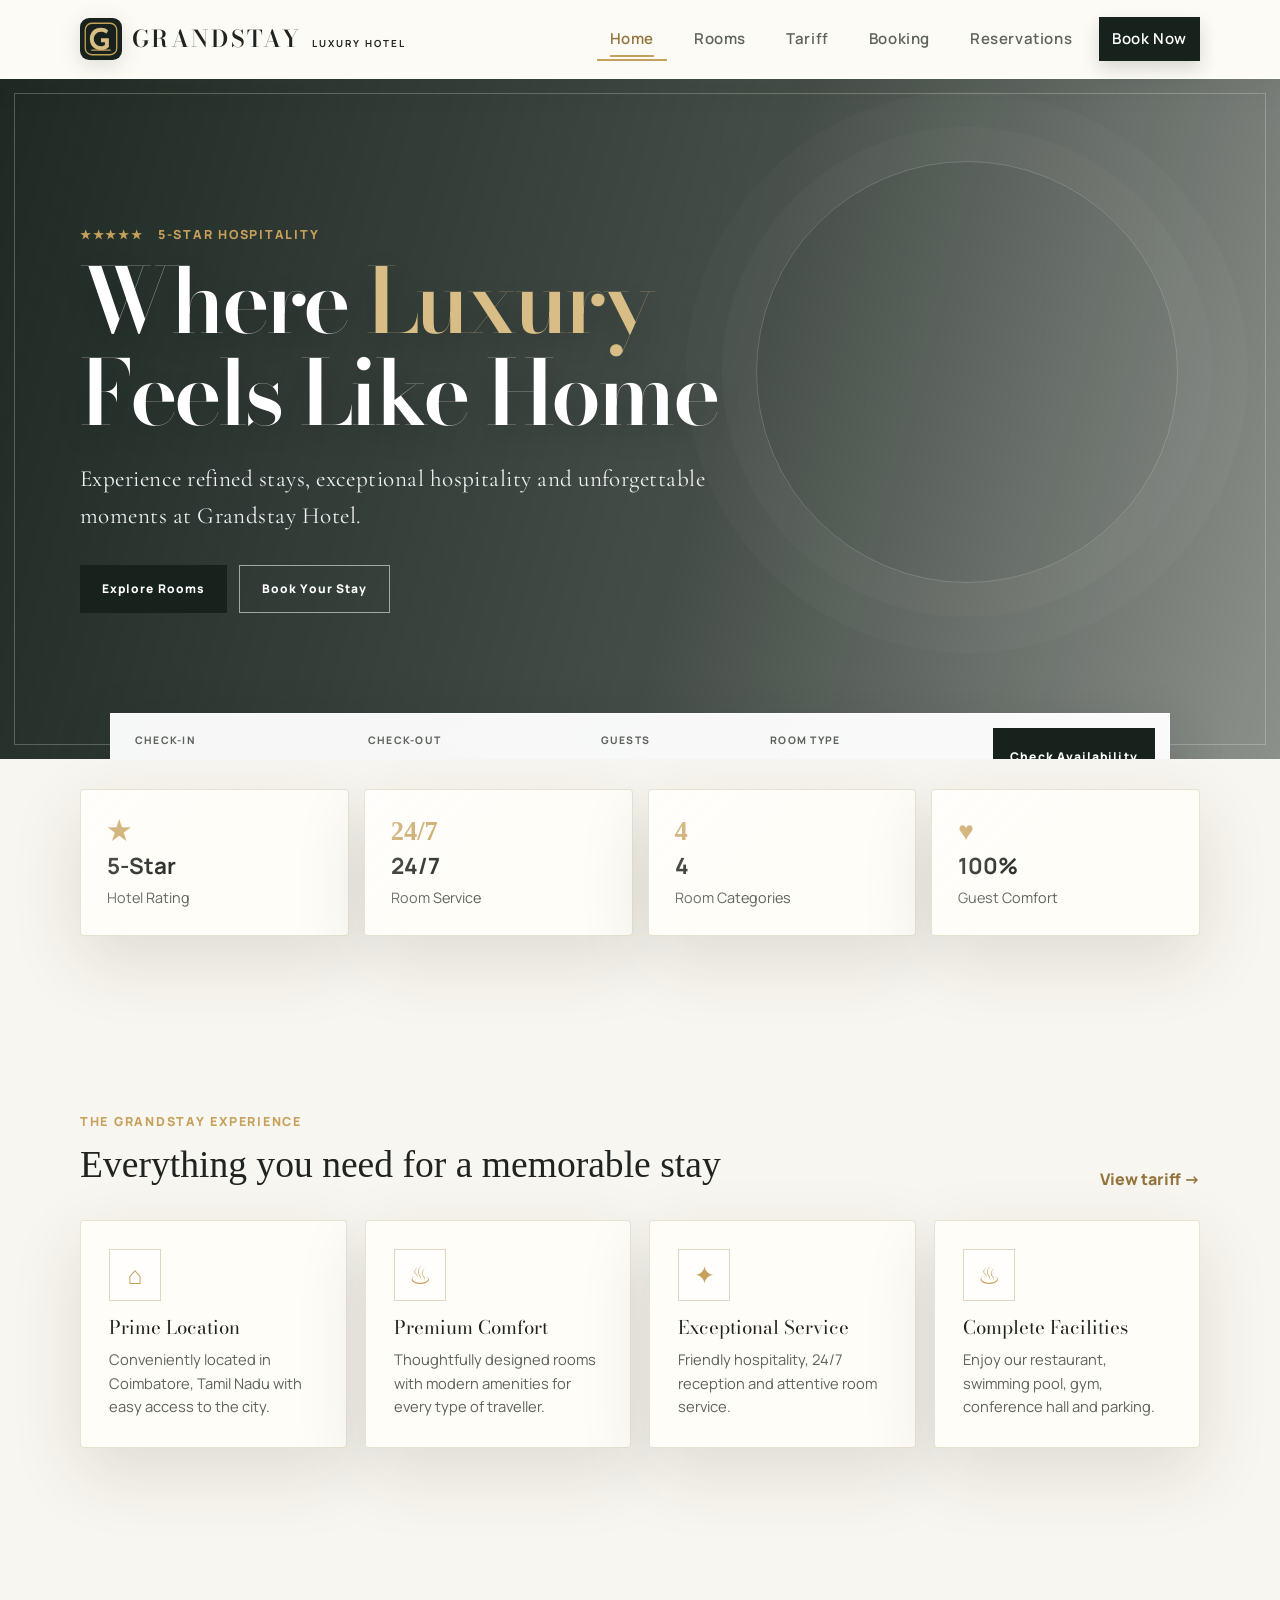
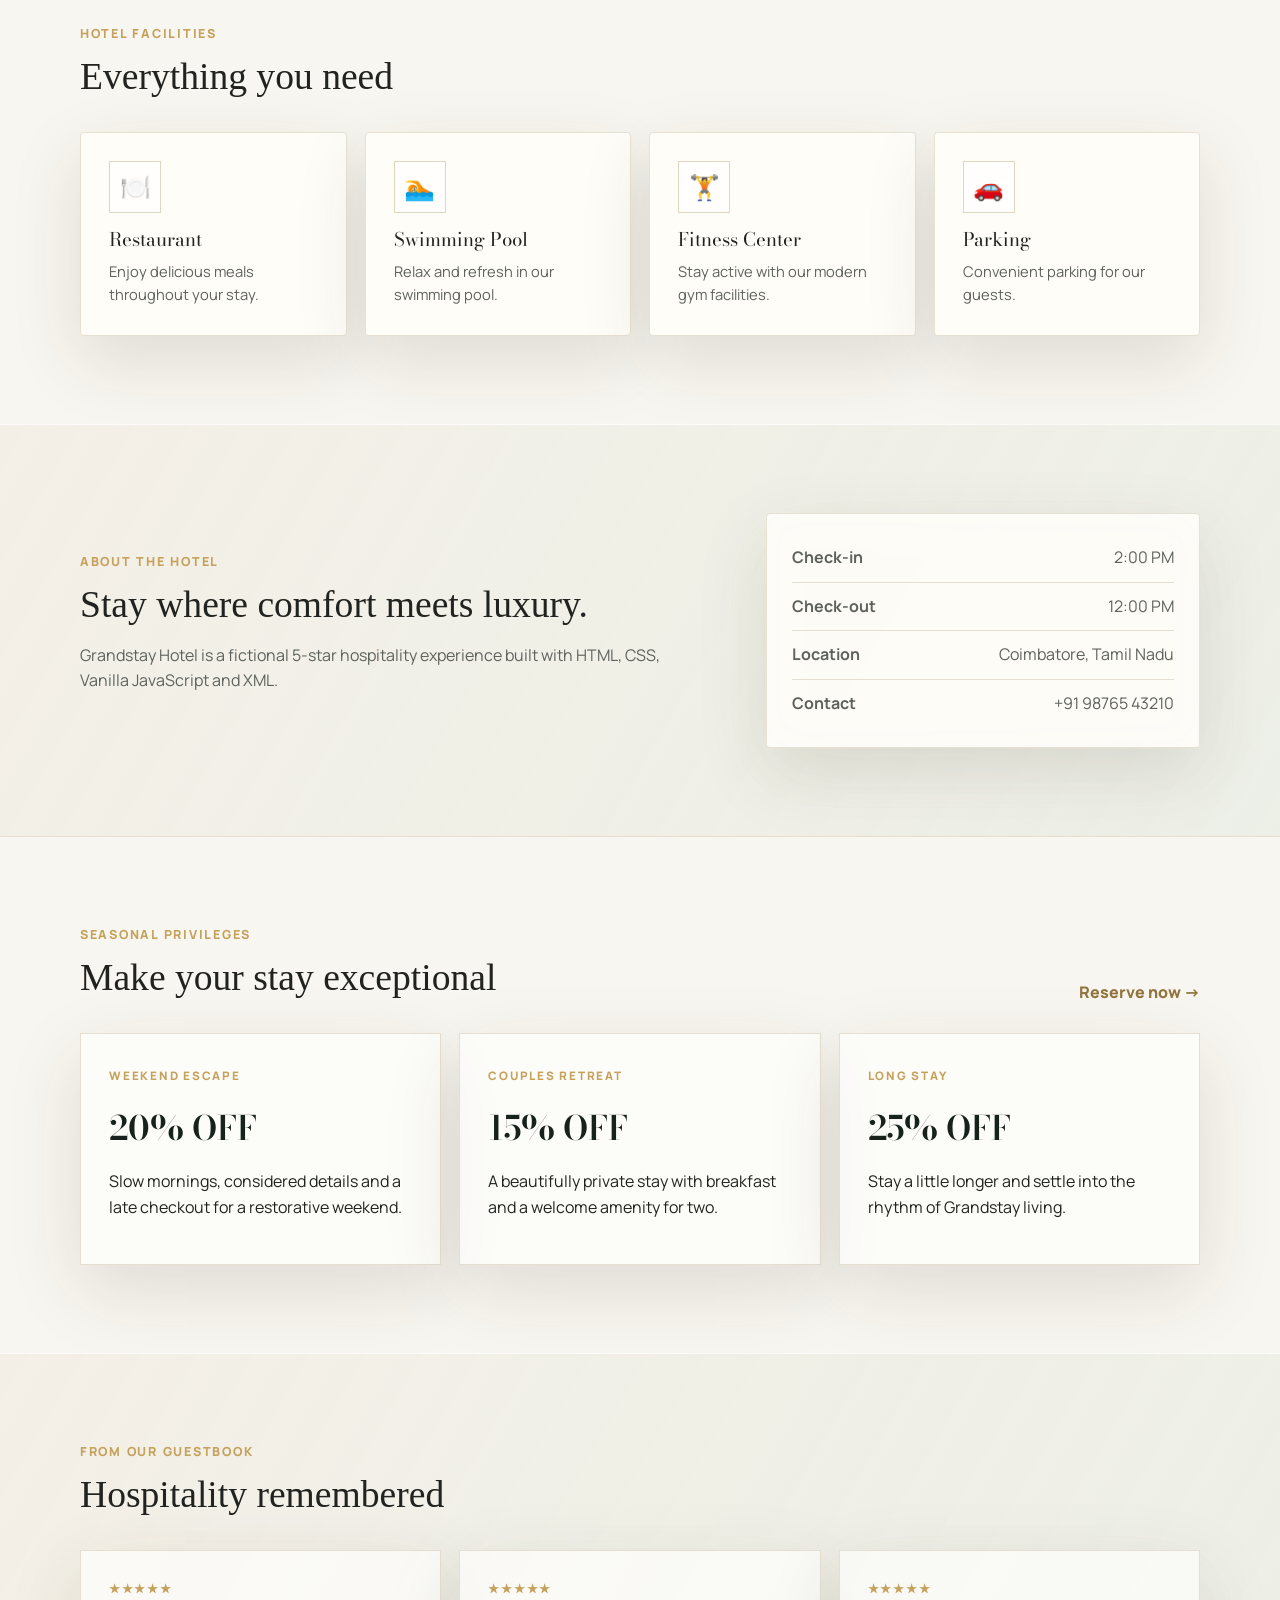
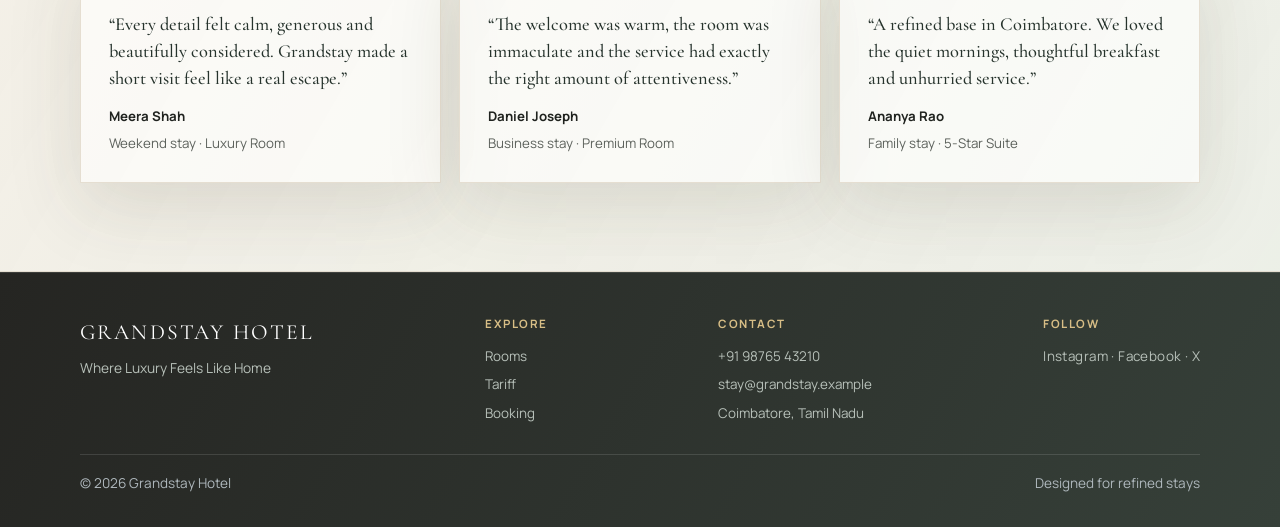
<file: index.html>
<!DOCTYPE html>
<html lang="en">
<head>
  <meta charset="UTF-8">
  <meta name="viewport" content="width=device-width, initial-scale=1.0">
  <meta name="description" content="Experience luxury, comfort and exceptional hospitality at Grandstay Hotel. Explore rooms, check availability and reserve your stay.">
  <meta name="theme-color" content="#17221D">
  <meta property="og:title" content="Grandstay Hotel | Luxury Hotel Booking">
  <meta property="og:description" content="Where Luxury Feels Like Home">
  <meta property="og:type" content="website">
  <title>Grandstay | Luxury Hotel</title>
  <link rel="icon" href="favicon.svg" type="image/svg+xml">
  <link rel="apple-touch-icon" href="favicon.svg">
  <link rel="stylesheet" href="css/style.css">
</head>
<body data-page="home">
  <header class="site-header">
    <div class="container nav-wrap">
      <a class="brand" href="index.html" aria-label="Grandstay Hotel home"><img class="brand-logo" src="favicon.svg" alt=""><span>GRANDSTAY <small>LUXURY HOTEL</small></span></a>
      <button class="menu-toggle" aria-label="Toggle navigation" aria-expanded="false">☰</button>
      <nav class="nav-links" aria-label="Main navigation">
        <a class="active" href="index.html">Home</a>
        <a href="rooms.html">Rooms</a>
        <a href="tariff.html">Tariff</a>
        <a href="booking.html">Booking</a>
        <a href="customers.html">Reservations</a>
        <a class="nav-book" href="booking.html">Book Now</a>
      </nav>
    </div>
  </header>

  <div class="app-loader" aria-label="Loading Grandstay Hotel"><div class="loader-mark">G</div><strong>GRANDSTAY</strong><span>Preparing your stay...</span></div>
  <main>
    <section class="hero">
      <div class="container hero-content">
        <p class="eyebrow">★★★★★ &nbsp; 5-STAR HOSPITALITY</p>
        <h1>Where <span>Luxury</span><br>Feels Like Home</h1>
        <p>Experience refined stays, exceptional hospitality and unforgettable moments at Grandstay Hotel.</p>
        <div class="hero-actions">
          <a class="btn btn-primary" href="rooms.html">Explore Rooms</a>
          <a class="btn btn-outline" href="booking.html">Book Your Stay</a>
        </div>
      </div>
      <form class="hero-search" action="booking.html" aria-label="Quick booking search">
        <label>Check-in<input name="checkIn" type="date" required></label>
        <label>Check-out<input name="checkOut" type="date" required></label>
        <label>Guests<select name="guests"><option>1 Guest</option><option>2 Guests</option><option>3 Guests</option><option>4 Guests</option></select></label>
        <label>Room Type<select name="room"><option value="">Any room</option><option value="Normal">Normal</option><option value="Premium">Premium</option><option value="Luxury">Luxury</option><option value="5-Star Suite">5-Star Suite</option></select></label>
        <button class="btn btn-primary" type="submit">Check Availability</button>
      </form>
    </section>

    <section class="section stats-section">
      <div class="container stats-grid">
        <article class="stat-card"><div class="stat-icon">★</div><strong>5-Star</strong><span>Hotel Rating</span></article>
        <article class="stat-card"><div class="stat-icon">24/7</div><strong>24/7</strong><span>Room Service</span></article>
        <article class="stat-card"><div class="stat-icon">4</div><strong>4</strong><span>Room Categories</span></article>
        <article class="stat-card"><div class="stat-icon">♥</div><strong>100%</strong><span>Guest Comfort</span></article>
      </div>
    </section>

    <section class="section">
      <div class="container">
        <div class="section-heading">
          <div><p class="eyebrow">THE GRANDSTAY EXPERIENCE</p><h2>Everything you need for a memorable stay</h2></div>
          <a class="text-link" href="tariff.html">View tariff →</a>
        </div>
        <div class="feature-grid">
          <article class="feature-card"><span>⌂</span><h3>Prime Location</h3><p>Conveniently located in Coimbatore, Tamil Nadu with easy access to the city.</p></article>
          <article class="feature-card"><span>♨</span><h3>Premium Comfort</h3><p>Thoughtfully designed rooms with modern amenities for every type of traveller.</p></article>
          <article class="feature-card"><span>✦</span><h3>Exceptional Service</h3><p>Friendly hospitality, 24/7 reception and attentive room service.</p></article>
          <article class="feature-card"><span>♨</span><h3>Complete Facilities</h3><p>Enjoy our restaurant, swimming pool, gym, conference hall and parking.</p></article>
        </div>
      </div>
    </section>
    <!-- Hotel facilities -->
    <section class="section">
        <div class="container">
            <div class="section-heading">
                <div>
                    <p class="eyebrow">HOTEL FACILITIES</p>
                    <h2>Everything you need</h2>
                </div>
            </div>

            <div class="feature-grid">
                <article class="feature-card">
                    <span>🍽️</span>
                    <h3>Restaurant</h3>
                    <p>Enjoy delicious meals throughout your stay.</p>
                </article>

                <article class="feature-card">
                    <span>🏊</span>
                    <h3>Swimming Pool</h3>
                    <p>Relax and refresh in our swimming pool.</p>
                </article>

                <article class="feature-card">
                    <span>🏋️</span>
                    <h3>Fitness Center</h3>
                    <p>Stay active with our modern gym facilities.</p>
                </article>

                <article class="feature-card">
                    <span>🚗</span>
                    <h3>Parking</h3>
                    <p>Convenient parking for our guests.</p>
                </article>
            </div>
        </div>
    </section>

    <!-- Existing About Hotel section -->
    <section class="section about-strip">
      <div class="container about-grid">
        <div>
          <p class="eyebrow">ABOUT THE HOTEL</p>
          <h2>Stay where comfort meets luxury.</h2>
          <p>Grandstay Hotel is a fictional 5-star hospitality experience built with HTML, CSS, Vanilla JavaScript and XML.</p>
        </div>
        <div class="info-panel">
          <p><strong>Check-in</strong><span>2:00 PM</span></p>
          <p><strong>Check-out</strong><span>12:00 PM</span></p>
          <p><strong>Location</strong><span>Coimbatore, Tamil Nadu</span></p>
          <p><strong>Contact</strong><span>+91 98765 43210</span></p>
        </div>
      </div>
    </section>
    <section class="section">
      <div class="container">
        <div class="section-heading"><div><p class="eyebrow">SEASONAL PRIVILEGES</p><h2>Make your stay exceptional</h2></div><a class="text-link" href="booking.html">Reserve now →</a></div>
        <div class="offer-grid"><article class="offer-card"><span>WEEKEND ESCAPE</span><strong>20% OFF</strong><p>Slow mornings, considered details and a late checkout for a restorative weekend.</p></article><article class="offer-card"><span>COUPLES RETREAT</span><strong>15% OFF</strong><p>A beautifully private stay with breakfast and a welcome amenity for two.</p></article><article class="offer-card"><span>LONG STAY</span><strong>25% OFF</strong><p>Stay a little longer and settle into the rhythm of Grandstay living.</p></article></div>
      </div>
    </section>
    <section class="section about-strip">
      <div class="container"><div class="section-heading"><div><p class="eyebrow">FROM OUR GUESTBOOK</p><h2>Hospitality remembered</h2></div></div><div class="review-grid"><article class="review-card"><div class="eyebrow">★★★★★</div><p>“Every detail felt calm, generous and beautifully considered. Grandstay made a short visit feel like a real escape.”</p><strong>Meera Shah</strong><small>Weekend stay · Luxury Room</small></article><article class="review-card"><div class="eyebrow">★★★★★</div><p>“The welcome was warm, the room was immaculate and the service had exactly the right amount of attentiveness.”</p><strong>Daniel Joseph</strong><small>Business stay · Premium Room</small></article><article class="review-card"><div class="eyebrow">★★★★★</div><p>“A refined base in Coimbatore. We loved the quiet mornings, thoughtful breakfast and unhurried service.”</p><strong>Ananya Rao</strong><small>Family stay · 5-Star Suite</small></article></div></div>
    </section>
  </main>

  <footer class="footer"><div class="container footer-grid"><div><strong>GRANDSTAY HOTEL</strong><p>Where Luxury Feels Like Home</p></div><div><b>Explore</b><a href="rooms.html">Rooms</a><a href="tariff.html">Tariff</a><a href="booking.html">Booking</a></div><div><b>Contact</b><span>+91 98765 43210</span><span>stay@grandstay.example</span><span>Coimbatore, Tamil Nadu</span></div><div><b>Follow</b><span class="footer-social">Instagram · Facebook · X</span></div></div><div class="container footer-bottom"><span>© 2026 Grandstay Hotel</span><span>Designed for refined stays</span></div></footer>
  <script src="js/script.js?v=4"></script>
</body>
</html>
</file>
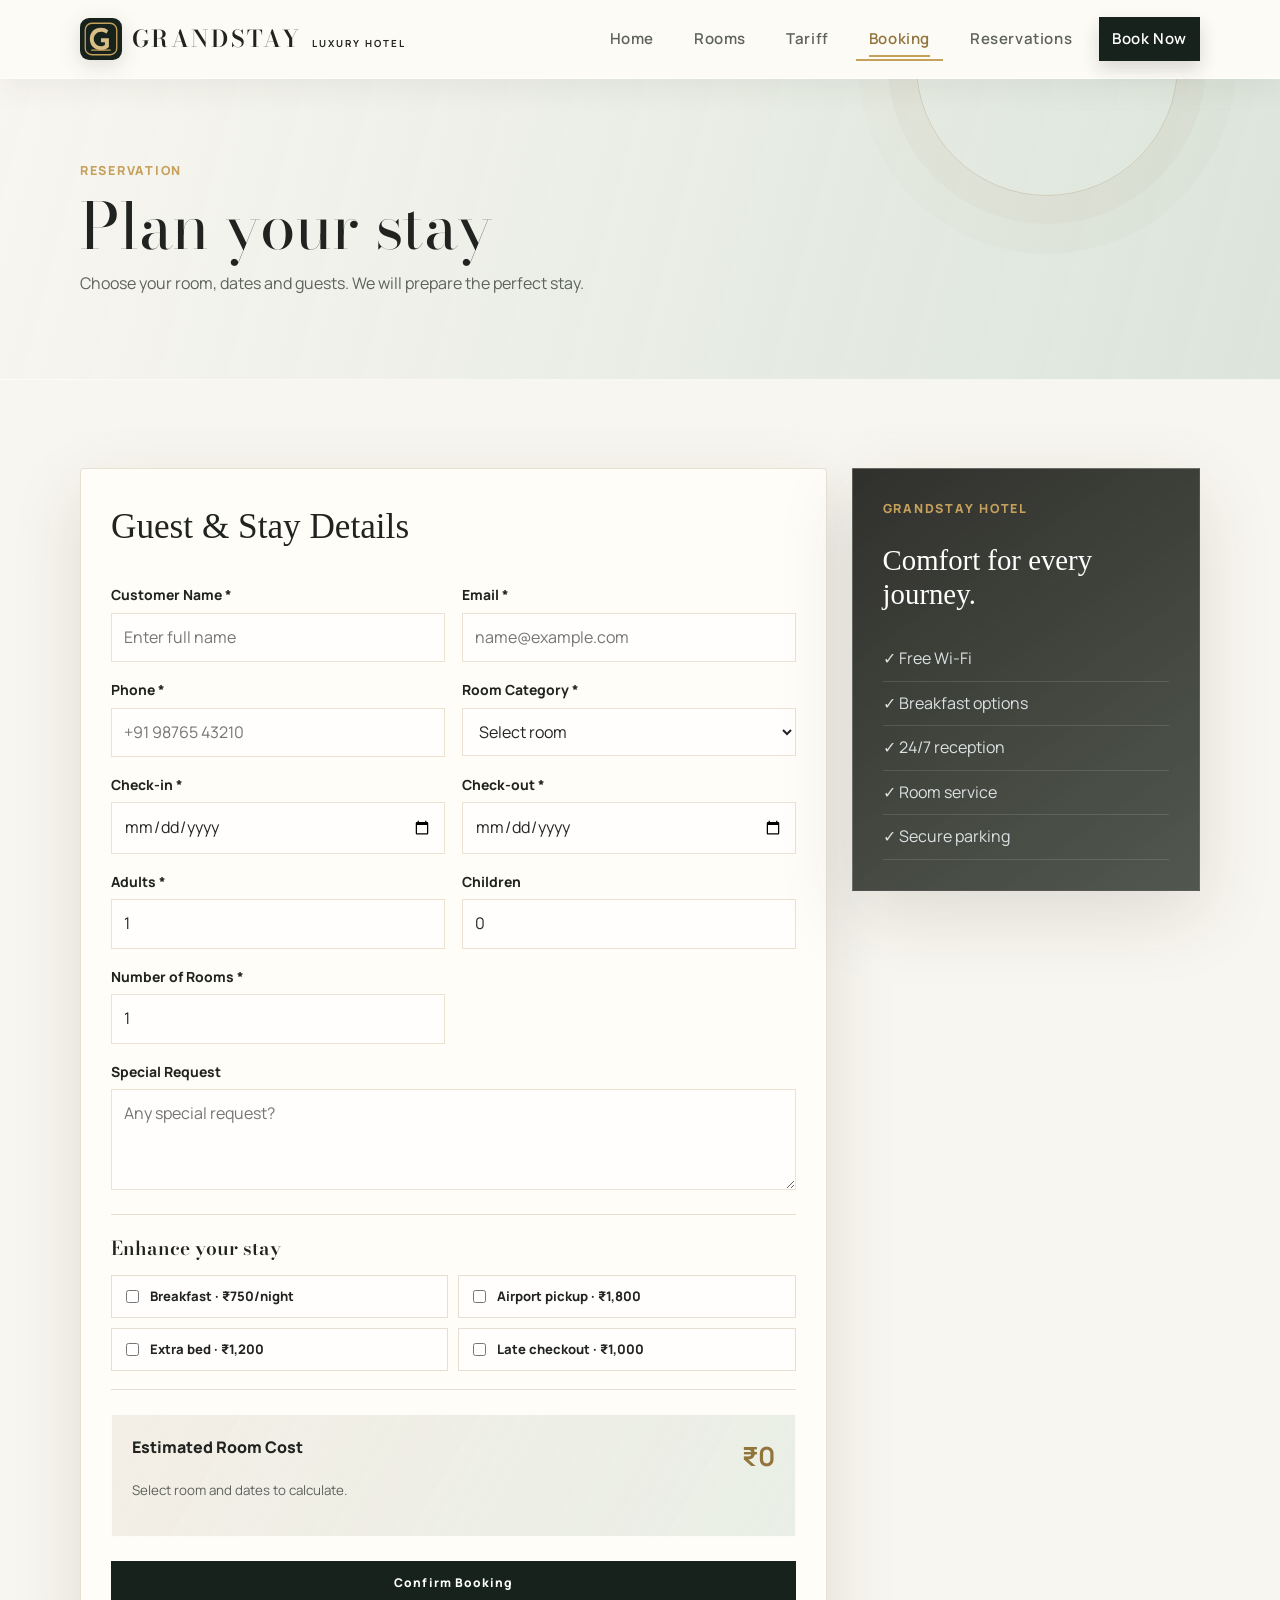
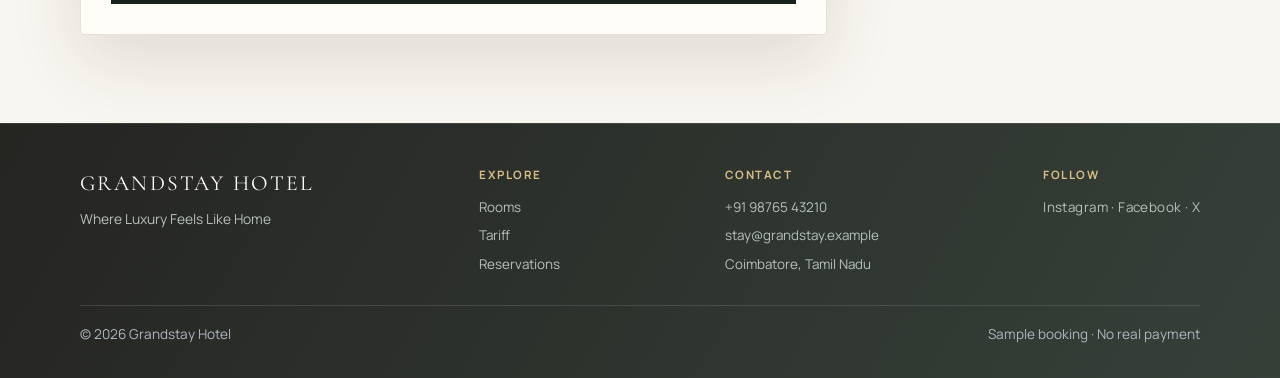
<file: booking.html>
<!DOCTYPE html>
<html lang="en">
<head>
  <meta charset="UTF-8"><meta name="viewport" content="width=device-width, initial-scale=1.0">
  <meta name="description" content="Reserve your stay at Grandstay Hotel.">
  <meta name="theme-color" content="#17221D">
  <title>Booking | Grandstay Hotel</title><link rel="icon" href="favicon.svg" type="image/svg+xml"><link rel="apple-touch-icon" href="favicon.svg"><link rel="stylesheet" href="css/style.css">
</head>
<body data-page="booking">
<header class="site-header"><div class="container nav-wrap">
<a class="brand" href="index.html"><img class="brand-logo" src="favicon.svg" alt=""><span>GRANDSTAY <small>LUXURY HOTEL</small></span></a><button class="menu-toggle" aria-label="Toggle navigation" aria-expanded="false">☰</button>
<nav class="nav-links"><a href="index.html">Home</a><a href="rooms.html">Rooms</a><a href="tariff.html">Tariff</a><a class="active" href="booking.html">Booking</a><a href="customers.html">Reservations</a><a class="nav-book" href="booking.html">Book Now</a></nav>
</div></header>
<div class="app-loader" aria-label="Loading Grandstay Hotel"><div class="loader-mark">G</div><strong>GRANDSTAY</strong><span>Preparing your stay...</span></div>
<main>
<section class="page-banner"><div class="container"><p class="eyebrow">RESERVATION</p><h1>Plan your stay</h1><p>Choose your room, dates and guests. We will prepare the perfect stay.</p></div></section>
<section class="section"><div class="container booking-layout">
<form id="booking-form" class="form-card" novalidate>
<h2>Guest & Stay Details</h2>
<div id="form-message" class="form-message" role="alert" aria-live="polite"></div>
<div class="form-grid">
<div class="field"><label for="customer-name">Customer Name *</label><input id="customer-name" name="customerName" type="text" required placeholder="Enter full name"></div>
<div class="field"><label for="email">Email *</label><input id="email" name="email" type="email" required placeholder="name@example.com"></div>
<div class="field"><label for="phone">Phone *</label><input id="phone" name="phone" type="tel" inputmode="tel" required placeholder="+91 98765 43210"></div>
<div class="field"><label for="room-category">Room Category *</label><select id="room-category" name="roomCategory" required><option value="">Select room</option></select></div>
<div class="field"><label for="check-in">Check-in *</label><input id="check-in" name="checkIn" type="date" required></div>
<div class="field"><label for="check-out">Check-out *</label><input id="check-out" name="checkOut" type="date" required></div>
<div class="field"><label for="adults">Adults *</label><input id="adults" name="adults" type="number" min="1" max="12" value="1" required></div>
<div class="field"><label for="children">Children</label><input id="children" name="children" type="number" min="0" max="12" value="0"></div>
<div class="field"><label for="rooms">Number of Rooms *</label><input id="rooms" name="rooms" type="number" min="1" max="4" value="1" required></div>
<div class="field full"><label for="request">Special Request</label><textarea id="request" name="request" rows="3" placeholder="Any special request?"></textarea></div>
</div>
<div class="booking-addons"><h3>Enhance your stay</h3><div class="addon-grid"><label class="addon"><input type="checkbox" data-addon="breakfast" data-price="750"> Breakfast · ₹750/night</label><label class="addon"><input type="checkbox" data-addon="airport" data-price="1800"> Airport pickup · ₹1,800</label><label class="addon"><input type="checkbox" data-addon="extra-bed" data-price="1200"> Extra bed · ₹1,200</label><label class="addon"><input type="checkbox" data-addon="late-checkout" data-price="1000"> Late checkout · ₹1,000</label></div></div>
<div class="estimate"><span>Estimated Room Cost</span><strong id="estimated-cost">₹0</strong><small id="stay-summary">Select room and dates to calculate.</small><div id="price-breakdown" class="price-breakdown" aria-live="polite"></div></div>
<button class="btn btn-primary full-btn" type="submit">Confirm Booking</button>
<div id="payment-bar" class="payment-bar" hidden role="dialog" aria-live="polite" aria-label="Demo payment"><div><strong>Complete demo payment</strong><span>No real payment is processed.</span></div><div class="payment-actions"><button class="btn btn-primary" id="payment-success" type="button">Simulate Success</button><button class="btn btn-outline" id="payment-failure" type="button">Simulate Failure</button></div></div>
</form>
<aside class="booking-side"><div class="side-card"><p class="eyebrow">GRANDSTAY HOTEL</p><h2>Comfort for every journey.</h2><ul><li>✓ Free Wi-Fi</li><li>✓ Breakfast options</li><li>✓ 24/7 reception</li><li>✓ Room service</li><li>✓ Secure parking</li></ul></div></aside>
</div></section>
<section id="confirmation" class="confirmation-section" hidden aria-live="polite"><div class="container confirmation-card"><span id="confirmation-mark" class="confirmation-mark">✓</span><p class="eyebrow">GRANDSTAY HOTEL</p><h2 id="confirmation-title">Your stay is confirmed</h2><p id="confirmation-message">Thank you for choosing Grandstay Hotel, <strong id="confirmation-name"></strong>. Your stay has been reserved.</p><div class="confirmation-details"><span>Reservation <strong id="confirmation-id"></strong></span><span>Room <strong id="confirmation-room"></strong></span><span>Stay <strong id="confirmation-stay"></strong></span><span>Total <strong id="confirmation-total"></strong></span></div><button class="btn btn-primary" id="download-confirmation" type="button">Download Confirmation</button><button class="btn btn-outline" id="print-confirmation" type="button">Print</button><a class="btn btn-outline" href="index.html">Back to Home</a></div></section>
</main>
<footer class="footer"><div class="container footer-grid"><div><strong>GRANDSTAY HOTEL</strong><p>Where Luxury Feels Like Home</p></div><div><b>Explore</b><a href="rooms.html">Rooms</a><a href="tariff.html">Tariff</a><a href="customers.html">Reservations</a></div><div><b>Contact</b><span>+91 98765 43210</span><span>stay@grandstay.example</span><span>Coimbatore, Tamil Nadu</span></div><div><b>Follow</b><span class="footer-social">Instagram · Facebook · X</span></div></div><div class="container footer-bottom"><span>© 2026 Grandstay Hotel</span><span>Sample booking · No real payment</span></div></footer>
<script src="js/script.js?v=4"></script>
</body>
</html>
</file>
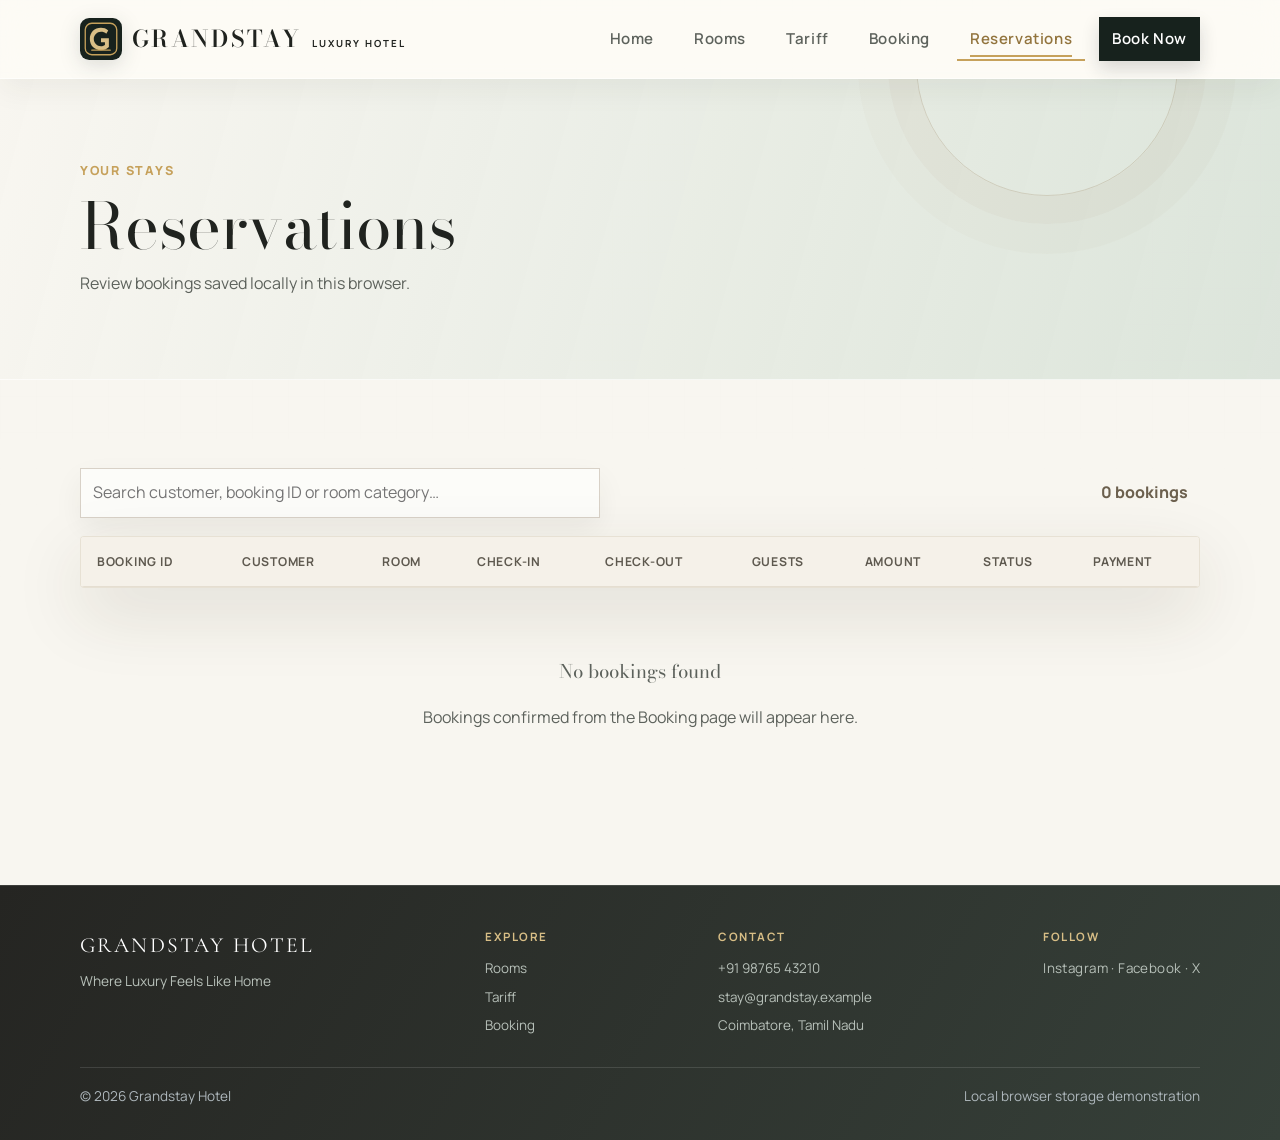
<file: customers.html>
<!DOCTYPE html>
<html lang="en">
<head>
  <meta charset="UTF-8"><meta name="viewport" content="width=device-width, initial-scale=1.0">
  <meta name="description" content="Review your Grandstay Hotel reservations.">
  <meta name="theme-color" content="#17221D">
  <title>Reservations | Grandstay Hotel</title><link rel="icon" href="favicon.svg" type="image/svg+xml"><link rel="apple-touch-icon" href="favicon.svg"><link rel="stylesheet" href="css/style.css">
</head>
<body data-page="customers">
<header class="site-header"><div class="container nav-wrap">
<a class="brand" href="index.html"><img class="brand-logo" src="favicon.svg" alt=""><span>GRANDSTAY <small>LUXURY HOTEL</small></span></a><button class="menu-toggle" aria-label="Toggle navigation" aria-expanded="false">☰</button>
<nav class="nav-links"><a href="index.html">Home</a><a href="rooms.html">Rooms</a><a href="tariff.html">Tariff</a><a href="booking.html">Booking</a><a class="active" href="customers.html">Reservations</a><a class="nav-book" href="booking.html">Book Now</a></nav>
</div></header>
<div class="app-loader" aria-label="Loading Grandstay Hotel"><div class="loader-mark">G</div><strong>GRANDSTAY</strong><span>Preparing your stay...</span></div>
<main>
<section class="page-banner"><div class="container"><p class="eyebrow">YOUR STAYS</p><h1>Reservations</h1><p>Review bookings saved locally in this browser.</p></div></section>
<section class="section"><div class="container">
<div class="toolbar"><input id="booking-search" type="search" placeholder="Search customer, booking ID or room category…" aria-label="Search bookings"><span id="booking-count" class="count-badge">0 bookings</span></div>
<div class="table-wrap"><table><thead><tr><th>Booking ID</th><th>Customer</th><th>Room</th><th>Check-in</th><th>Check-out</th><th>Guests</th><th>Amount</th><th>Status</th><th>Payment</th></tr></thead><tbody id="bookings-body"></tbody></table></div>
<div id="empty-bookings" class="empty-state" hidden><h3>No bookings found</h3><p>Bookings confirmed from the Booking page will appear here.</p></div>
</div></section>
</main>
<footer class="footer"><div class="container footer-grid"><div><strong>GRANDSTAY HOTEL</strong><p>Where Luxury Feels Like Home</p></div><div><b>Explore</b><a href="rooms.html">Rooms</a><a href="tariff.html">Tariff</a><a href="booking.html">Booking</a></div><div><b>Contact</b><span>+91 98765 43210</span><span>stay@grandstay.example</span><span>Coimbatore, Tamil Nadu</span></div><div><b>Follow</b><span class="footer-social">Instagram · Facebook · X</span></div></div><div class="container footer-bottom"><span>© 2026 Grandstay Hotel</span><span>Local browser storage demonstration</span></div></footer>
<script src="js/script.js?v=4"></script>
</body>
</html>
</file>
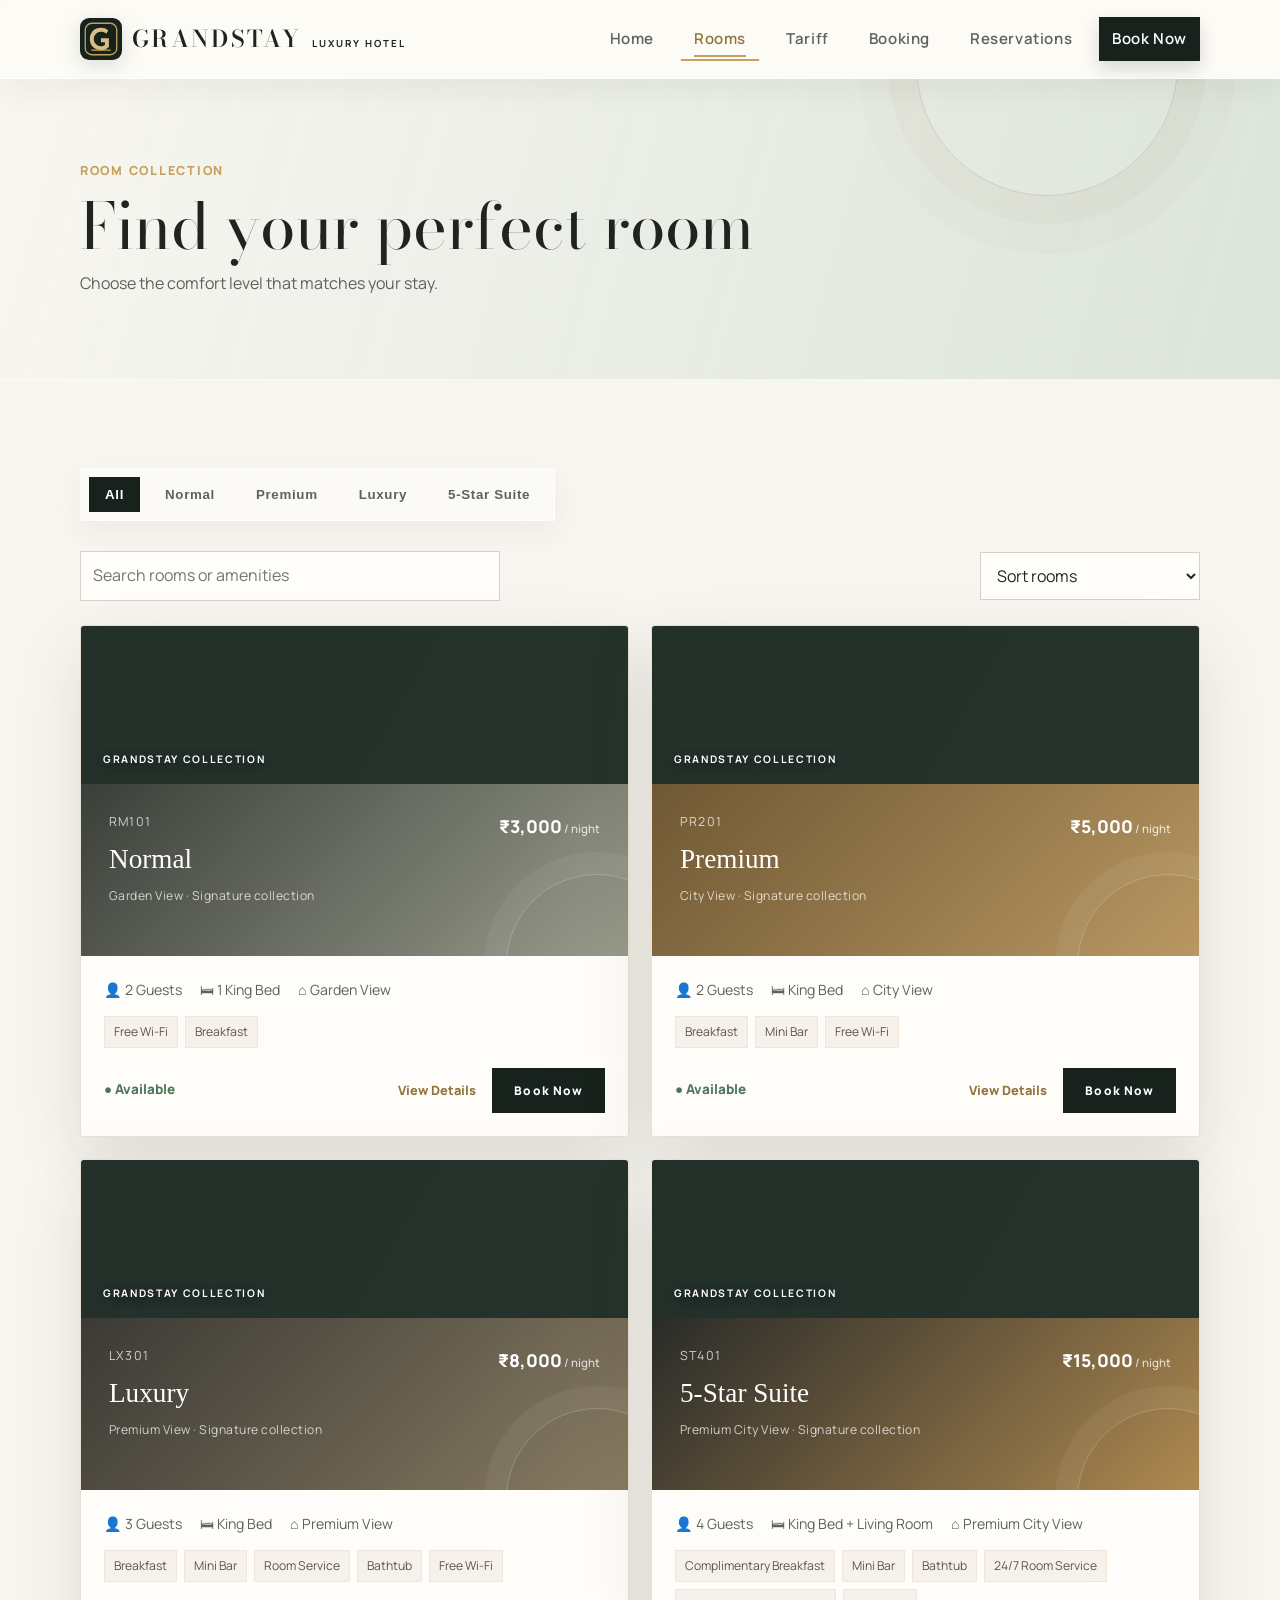
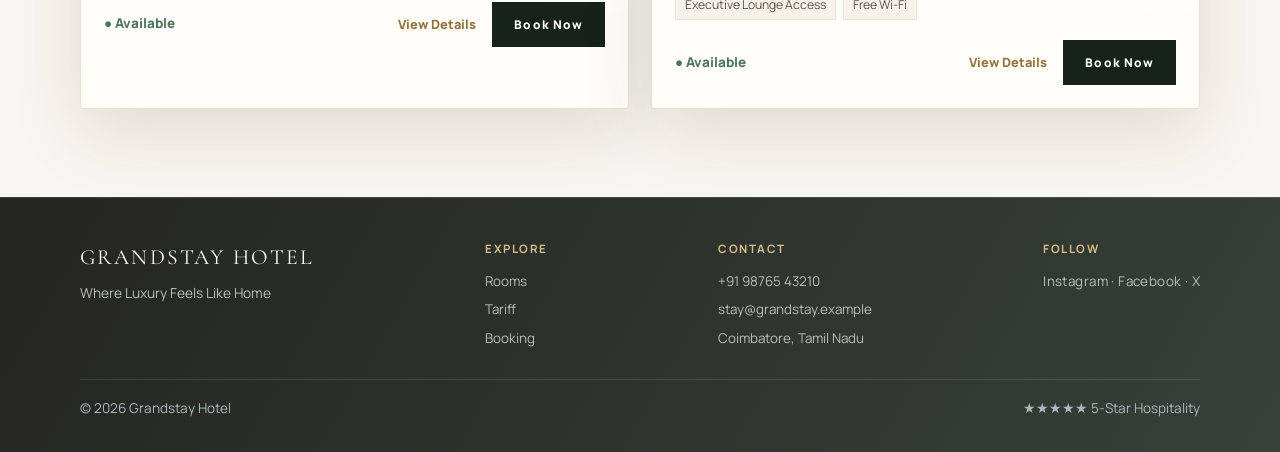
<file: rooms.html>
<!DOCTYPE html>
<html lang="en">
<head>
  <meta charset="UTF-8"><meta name="viewport" content="width=device-width, initial-scale=1.0">
  <meta name="description" content="Explore refined rooms and suites at Grandstay Hotel.">
  <meta name="theme-color" content="#17221D">
  <title>Rooms | Grandstay Hotel</title><link rel="icon" href="favicon.svg" type="image/svg+xml"><link rel="apple-touch-icon" href="favicon.svg"><link rel="stylesheet" href="css/style.css">
</head>
<body data-page="rooms">
<header class="site-header"><div class="container nav-wrap">
<a class="brand" href="index.html"><img class="brand-logo" src="favicon.svg" alt=""><span>GRANDSTAY <small>LUXURY HOTEL</small></span></a>
<button class="menu-toggle" aria-label="Toggle navigation" aria-expanded="false">☰</button>
<nav class="nav-links"><a href="index.html">Home</a><a class="active" href="rooms.html">Rooms</a><a href="tariff.html">Tariff</a><a href="booking.html">Booking</a><a href="customers.html">Reservations</a><a class="nav-book" href="booking.html">Book Now</a></nav>
</div></header>
<div class="app-loader" aria-label="Loading Grandstay Hotel"><div class="loader-mark">G</div><strong>GRANDSTAY</strong><span>Preparing your stay...</span></div>
<main>
<section class="page-banner"><div class="container"><p class="eyebrow">ROOM COLLECTION</p><h1>Find your perfect room</h1><p>Choose the comfort level that matches your stay.</p></div></section>
<section class="section"><div class="container">
<div class="filter-bar" id="room-filters" aria-label="Room filters">
<button class="filter-btn active" data-filter="All">All</button><button class="filter-btn" data-filter="Normal">Normal</button><button class="filter-btn" data-filter="Premium">Premium</button><button class="filter-btn" data-filter="Luxury">Luxury</button><button class="filter-btn" data-filter="5-Star Suite">5-Star Suite</button>
</div>
<div class="rooms-toolbar"><input class="room-search" id="room-search" type="search" placeholder="Search rooms or amenities" aria-label="Search rooms or amenities"><select id="room-sort" aria-label="Sort rooms"><option value="default">Sort rooms</option><option value="low">Price: Low to High</option><option value="high">Price: High to Low</option><option value="capacity">Most Guests</option></select></div>
<div id="rooms-grid" class="room-grid"><div class="loading">Loading room information…</div></div>
</div></section>
</main>
<footer class="footer"><div class="container footer-grid"><div><strong>GRANDSTAY HOTEL</strong><p>Where Luxury Feels Like Home</p></div><div><b>Explore</b><a href="rooms.html">Rooms</a><a href="tariff.html">Tariff</a><a href="booking.html">Booking</a></div><div><b>Contact</b><span>+91 98765 43210</span><span>stay@grandstay.example</span><span>Coimbatore, Tamil Nadu</span></div><div><b>Follow</b><span class="footer-social">Instagram · Facebook · X</span></div></div><div class="container footer-bottom"><span>© 2026 Grandstay Hotel</span><span>★★★★★ 5-Star Hospitality</span></div></footer>
<script src="js/script.js?v=4"></script>
</body>
</html>
</file>
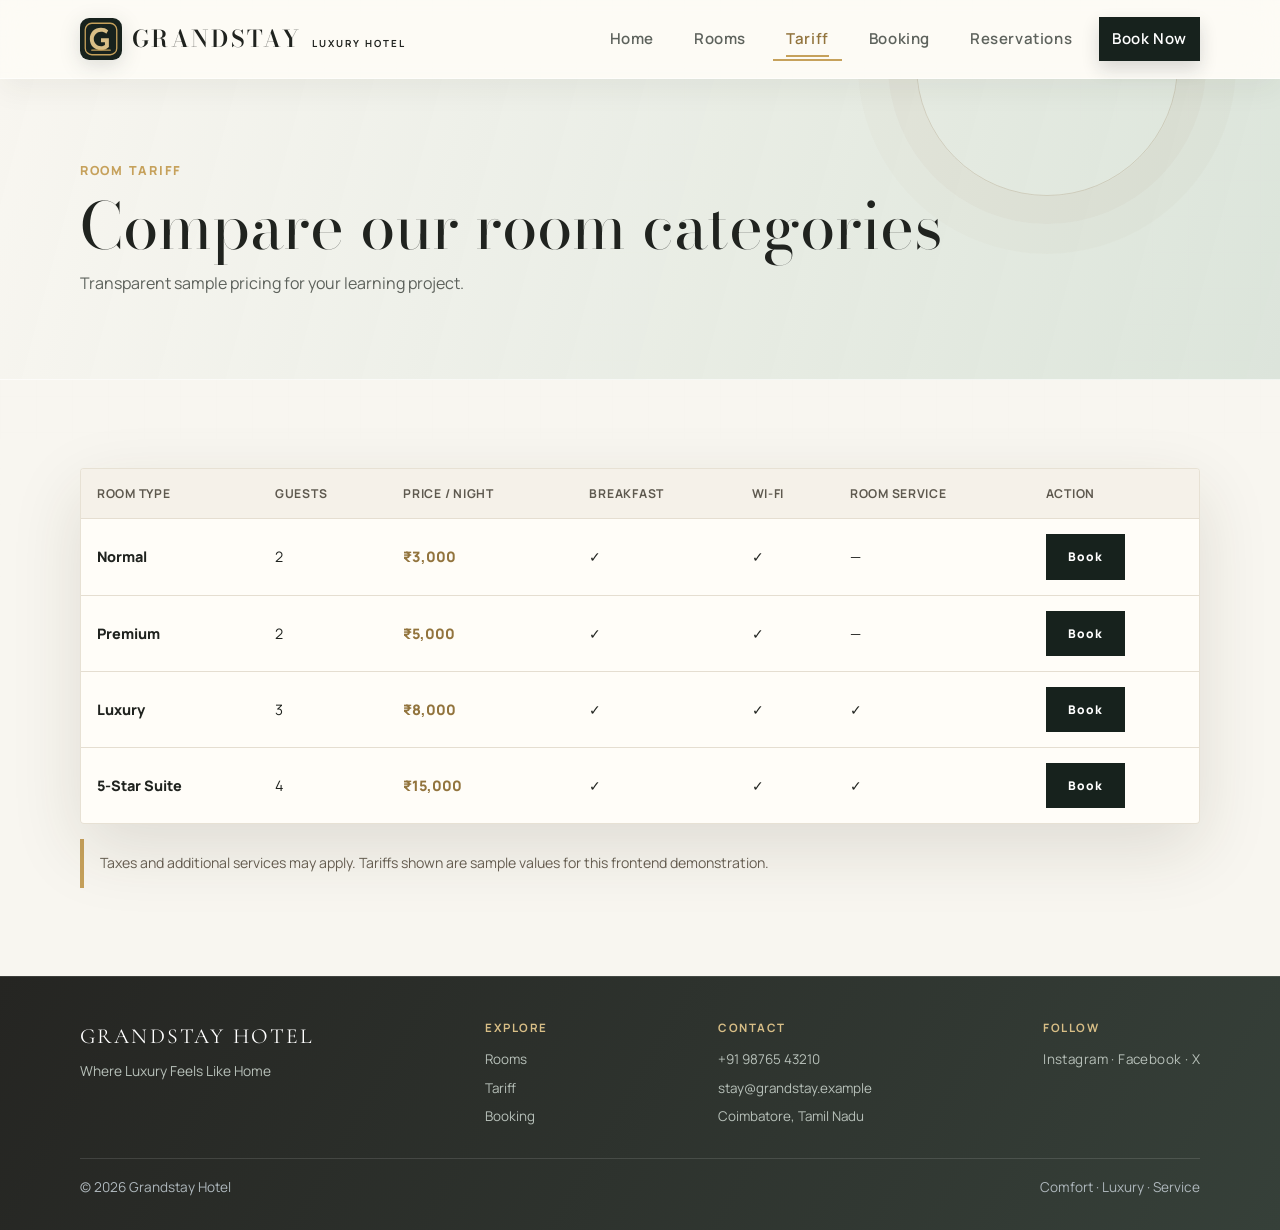
<file: tariff.html>
<!DOCTYPE html>
<html lang="en">
<head>
  <meta charset="UTF-8"><meta name="viewport" content="width=device-width, initial-scale=1.0">
  <meta name="description" content="Compare Grandstay Hotel room tariffs and amenities.">
  <meta name="theme-color" content="#17221D">
  <title>Tariff | Grandstay Hotel</title><link rel="icon" href="favicon.svg" type="image/svg+xml"><link rel="apple-touch-icon" href="favicon.svg"><link rel="stylesheet" href="css/style.css">
</head>
<body data-page="tariff">
<header class="site-header"><div class="container nav-wrap">
<a class="brand" href="index.html"><img class="brand-logo" src="favicon.svg" alt=""><span>GRANDSTAY <small>LUXURY HOTEL</small></span></a><button class="menu-toggle" aria-label="Toggle navigation" aria-expanded="false">☰</button>
<nav class="nav-links"><a href="index.html">Home</a><a href="rooms.html">Rooms</a><a class="active" href="tariff.html">Tariff</a><a href="booking.html">Booking</a><a href="customers.html">Reservations</a><a class="nav-book" href="booking.html">Book Now</a></nav>
</div></header>
<div class="app-loader" aria-label="Loading Grandstay Hotel"><div class="loader-mark">G</div><strong>GRANDSTAY</strong><span>Preparing your stay...</span></div>
<main>
<section class="page-banner"><div class="container"><p class="eyebrow">ROOM TARIFF</p><h1>Compare our room categories</h1><p>Transparent sample pricing for your learning project.</p></div></section>
<section class="section"><div class="container">
<div class="table-wrap"><table><thead><tr><th>Room Type</th><th>Guests</th><th>Price / Night</th><th>Breakfast</th><th>Wi-Fi</th><th>Room Service</th><th>Action</th></tr></thead><tbody id="tariff-body"></tbody></table></div>
<div class="notice">Taxes and additional services may apply. Tariffs shown are sample values for this frontend demonstration.</div>
</div></section>
</main>
<footer class="footer"><div class="container footer-grid"><div><strong>GRANDSTAY HOTEL</strong><p>Where Luxury Feels Like Home</p></div><div><b>Explore</b><a href="rooms.html">Rooms</a><a href="tariff.html">Tariff</a><a href="booking.html">Booking</a></div><div><b>Contact</b><span>+91 98765 43210</span><span>stay@grandstay.example</span><span>Coimbatore, Tamil Nadu</span></div><div><b>Follow</b><span class="footer-social">Instagram · Facebook · X</span></div></div><div class="container footer-bottom"><span>© 2026 Grandstay Hotel</span><span>Comfort · Luxury · Service</span></div></footer>
<script src="js/script.js?v=4"></script>
</body>
</html>
</file>
<file: css/style.css>
@import url('https://fonts.googleapis.com/css2?family=Bodoni+Moda:opsz,wght@6..96,500;6..96,600;6..96,700&family=Cormorant+Garamond:wght@500;600;700&family=Manrope:wght@400;500;600;700;800&display=swap');
:root{
  --ink:#18212b;--muted:#697582;--cream:#f7f3ec;--paper:#fff;--line:#e6e0d7;
  --accent:#a77b2d;--accent-dark:#805b20;--dark:#14202b;--success:#26734d;--danger:#a53b3b;
  --shadow:0 14px 40px rgba(20,32,43,.08);--radius:18px
}
*{box-sizing:border-box}html{scroll-behavior:smooth}body{margin:0;font-family:Inter,ui-sans-serif,system-ui,-apple-system,BlinkMacSystemFont,"Segoe UI",sans-serif;color:var(--ink);background:#fcfbf8;line-height:1.6}a{text-decoration:none;color:inherit}
.container{width:min(1120px,92%);margin:auto}.site-header{position:sticky;top:0;z-index:20;background:rgba(255,255,255,.96);border-bottom:1px solid var(--line);backdrop-filter:blur(10px)}
.nav-wrap{min-height:72px;display:flex;align-items:center;justify-content:space-between;gap:30px}.brand{display:flex;align-items:center;gap:10px;font-weight:800;font-size:1.25rem;letter-spacing:-.02em}.brand-mark{display:grid;place-items:center;width:34px;height:34px;border-radius:50%;background:var(--accent);color:#fff;font-family:Georgia,serif}.nav-links{display:flex;gap:8px}.nav-links a{padding:10px 13px;border-radius:10px;color:#53606b;font-weight:650;font-size:.94rem}.nav-links a:hover,.nav-links a.active{background:var(--cream);color:var(--accent-dark)}.menu-toggle{display:none;border:0;background:none;font-size:1.5rem}
.hero{min-height:560px;display:flex;align-items:center;background:linear-gradient(90deg,rgba(10,20,28,.9),rgba(10,20,28,.5),rgba(10,20,28,.15)),linear-gradient(135deg,#24323b,#8b7556);color:#fff}.hero-content{padding:90px 0}.eyebrow{margin:0 0 10px;color:var(--accent);font-weight:800;letter-spacing:.14em;font-size:.78rem}.hero .eyebrow{color:#e4bd70}.hero h1{font-family:Georgia,serif;font-size:clamp(2.6rem,6vw,5rem);line-height:1.02;max-width:850px;margin:10px 0 22px}.hero h1 span{color:#e1b76a}.hero p:not(.eyebrow){max-width:650px;font-size:1.12rem;color:#eef1f2}.hero-actions{display:flex;gap:12px;margin-top:30px}.btn{display:inline-flex;justify-content:center;align-items:center;border:0;border-radius:10px;padding:12px 20px;font-weight:800;cursor:pointer;transition:.2s ease}.btn:hover{transform:translateY(-1px)}.btn-primary{background:var(--accent);color:#fff}.btn-primary:hover{background:var(--accent-dark)}.btn-outline{border:1px solid rgba(255,255,255,.55);color:#fff;background:rgba(255,255,255,.08)}.btn-small{padding:8px 12px;font-size:.84rem}
.section{padding:72px 0}.stats-section{padding-top:0;margin-top:-50px;position:relative}.stats-grid{display:grid;grid-template-columns:repeat(4,1fr);gap:15px}.stat-card{background:#fff;border:1px solid var(--line);box-shadow:var(--shadow);padding:24px;border-radius:var(--radius);display:flex;flex-direction:column;gap:2px}.stat-icon{color:var(--accent);font-weight:900;font-size:1.2rem}.stat-card strong{font-size:1.4rem}.stat-card span{color:var(--muted);font-size:.9rem}.section-heading{display:flex;align-items:end;justify-content:space-between;gap:20px;margin-bottom:28px}.section-heading h2,.about-grid h2{font-family:Georgia,serif;font-size:2rem;line-height:1.2;margin:5px 0}.text-link{color:var(--accent-dark);font-weight:800}.feature-grid{display:grid;grid-template-columns:repeat(4,1fr);gap:18px}.feature-card{background:#fff;border:1px solid var(--line);padding:25px;border-radius:var(--radius);transition:.2s}.feature-card:hover{transform:translateY(-4px);box-shadow:var(--shadow)}.feature-card>span{font-size:1.6rem;color:var(--accent)}.feature-card h3{margin:12px 0 5px}.feature-card p{color:var(--muted);margin:0;font-size:.92rem}.about-strip{background:var(--cream)}.about-grid{display:grid;grid-template-columns:1.3fr .9fr;gap:60px;align-items:center}.about-grid p:not(.eyebrow){color:var(--muted)}.info-panel{background:#fff;border:1px solid var(--line);border-radius:var(--radius);padding:20px 25px;box-shadow:var(--shadow)}.info-panel p{display:flex;justify-content:space-between;gap:20px;border-bottom:1px solid var(--line);padding:11px 0;margin:0}.info-panel p:last-child{border-bottom:0}.info-panel span{color:var(--muted);text-align:right}
.page-banner{padding:68px 0;background:var(--cream);border-bottom:1px solid var(--line)}.page-banner h1{font-family:Georgia,serif;font-size:clamp(2rem,4vw,3.5rem);line-height:1.1;margin:5px 0 10px}.page-banner p:last-child{color:var(--muted);margin:0}
.filter-bar{display:flex;flex-wrap:wrap;gap:9px;margin-bottom:30px}.filter-btn{border:1px solid var(--line);background:#fff;color:var(--muted);padding:9px 15px;border-radius:999px;font-weight:750;cursor:pointer}.filter-btn:hover,.filter-btn.active{background:var(--dark);color:#fff;border-color:var(--dark)}
.room-grid{display:grid;grid-template-columns:repeat(2,1fr);gap:22px}.room-card{background:#fff;border:1px solid var(--line);border-radius:var(--radius);overflow:hidden;box-shadow:0 6px 22px rgba(20,32,43,.04);display:flex;flex-direction:column}.room-top{padding:28px;background:linear-gradient(135deg,#263641,#596a73);color:#fff;min-height:150px;display:flex;justify-content:space-between;align-items:start}.room-card[data-category="Premium"] .room-top{background:linear-gradient(135deg,#55462e,#9b8151)}.room-card[data-category="Luxury"] .room-top{background:linear-gradient(135deg,#312a3b,#746180)}.room-card[data-category="5-Star Suite"] .room-top{background:linear-gradient(135deg,#202a2d,#a27a35)}.room-id{font-size:.78rem;letter-spacing:.1em;opacity:.75}.room-top h2{font-family:Georgia,serif;margin:6px 0 0;font-size:1.7rem}.price{font-weight:850;font-size:1.1rem}.price small{font-weight:500;font-size:.72rem;opacity:.8}.room-body{padding:23px}.room-meta{display:flex;gap:18px;flex-wrap:wrap;color:var(--muted);font-size:.88rem;margin-bottom:15px}.facilities{display:flex;flex-wrap:wrap;gap:7px;margin-bottom:20px}.chip{background:var(--cream);padding:5px 9px;border-radius:7px;font-size:.76rem;color:#5f5546}.availability{font-weight:800;color:var(--success);font-size:.84rem}.room-footer{display:flex;align-items:center;justify-content:space-between;gap:15px}
.table-wrap{overflow-x:auto;background:#fff;border:1px solid var(--line);border-radius:var(--radius);box-shadow:var(--shadow)}table{width:100%;border-collapse:collapse;min-width:800px}th,td{padding:15px 16px;border-bottom:1px solid var(--line);text-align:left;font-size:.9rem}th{background:#f5f1e9;color:#5e594f;font-size:.76rem;text-transform:uppercase;letter-spacing:.06em}tr:last-child td{border-bottom:0}.room-name{font-weight:800}.money{font-weight:850;color:var(--accent-dark)}.notice{margin-top:15px;padding:13px 16px;border-left:4px solid var(--accent);background:var(--cream);color:#675f53;font-size:.88rem}
.booking-layout{display:grid;grid-template-columns:1.5fr .7fr;gap:25px}.form-card,.side-card{background:#fff;border:1px solid var(--line);border-radius:var(--radius);box-shadow:var(--shadow);padding:30px}.form-card h2{font-family:Georgia,serif;margin-top:0}.form-grid{display:grid;grid-template-columns:1fr 1fr;gap:17px}.field{display:flex;flex-direction:column;gap:6px}.field.full{grid-column:1/-1}label{font-weight:750;font-size:.87rem}input,select,textarea{width:100%;border:1px solid #d8d1c7;border-radius:9px;padding:11px 12px;font:inherit;background:#fff;color:var(--ink);outline:none}input:focus,select:focus,textarea:focus{border-color:var(--accent);box-shadow:0 0 0 3px rgba(167,123,45,.12)}textarea{resize:vertical}.estimate{margin:24px 0;padding:20px;background:var(--cream);border-radius:12px;display:grid;grid-template-columns:1fr auto;gap:3px}.estimate span{font-weight:800}.estimate strong{font-size:1.65rem;color:var(--accent-dark)}.estimate small{grid-column:1/-1;color:var(--muted)}.full-btn{width:100%}.side-card{position:sticky;top:100px;background:var(--dark);color:#fff}.side-card h2{font-family:Georgia,serif;font-size:1.8rem;line-height:1.2}.side-card ul{list-style:none;padding:0;margin:25px 0 0}.side-card li{padding:9px 0;border-bottom:1px solid rgba(255,255,255,.12);color:#dce1e3}.form-message{display:none;margin-bottom:15px;padding:11px 13px;border-radius:9px;font-size:.88rem}.form-message.error{display:block;background:#fff0f0;color:var(--danger);border:1px solid #efcaca}.form-message.success{display:block;background:#eef9f2;color:var(--success);border:1px solid #c9e8d4}
.toolbar{display:flex;justify-content:space-between;align-items:center;gap:15px;margin-bottom:18px}.toolbar input{max-width:520px}.count-badge{background:var(--cream);padding:8px 12px;border-radius:999px;font-weight:750;color:#6c604e;white-space:nowrap}.status{display:inline-block;padding:5px 9px;border-radius:999px;background:#eaf7ef;color:var(--success);font-size:.75rem;font-weight:850}.empty-state{text-align:center;padding:50px;color:var(--muted)}.loading{text-align:center;padding:45px;color:var(--muted)}
.footer{background:var(--dark);color:#fff;padding:25px 0}.footer .container{display:flex;justify-content:space-between;gap:20px}.footer span{color:#aeb7bc;font-size:.85rem}
@media(max-width:850px){.nav-links{display:none;position:absolute;top:72px;left:0;right:0;background:#fff;border-bottom:1px solid var(--line);padding:12px 4%;flex-direction:column}.nav-links.open{display:flex}.menu-toggle{display:block}.stats-grid,.feature-grid{grid-template-columns:1fr 1fr}.about-grid,.booking-layout{grid-template-columns:1fr}.side-card{position:static}.room-grid{grid-template-columns:1fr}}
@media(max-width:560px){.hero{min-height:500px}.hero-actions{flex-direction:column;align-items:stretch}.stats-grid,.feature-grid,.form-grid{grid-template-columns:1fr}.field.full{grid-column:auto}.section{padding:55px 0}.section-heading,.toolbar,.footer .container{align-items:flex-start;flex-direction:column}.page-banner{padding:50px 0}.form-card,.side-card{padding:21px}}

/* Grandstay Hotel visual language */
:root{--ink:#262522;--muted:#777269;--cream:#f3eee5;--paper:#fffdf9;--line:#e4ddd1;--accent:#b08a52;--accent-dark:#806136;--dark:#252522;--shadow:0 18px 45px rgba(53,43,29,.10);--radius:4px}
body{font-family:"Helvetica Neue",Helvetica,Arial,sans-serif;background:var(--paper);color:var(--ink)}
h1,h2,h3,.brand{font-family:Georgia,"Times New Roman",serif;font-weight:400;letter-spacing:0}
.site-header{background:rgba(255,253,249,.82);border-bottom-color:rgba(228,221,209,.7);transition:background .3s ease,box-shadow .3s ease}
.site-header:hover{background:rgba(255,253,249,.98);box-shadow:0 5px 22px rgba(53,43,29,.08)}
.nav-wrap{min-height:78px}.brand{font-size:1.45rem;letter-spacing:.08em}.brand small{font-family:"Helvetica Neue",Helvetica,Arial,sans-serif;font-size:.52em;letter-spacing:.18em;margin-left:3px}.brand-mark{border-radius:0;background:var(--dark);font-size:1.1rem;font-style:italic}
.nav-links{gap:14px}.nav-links a{border-radius:0;color:var(--muted);font-weight:600;letter-spacing:.04em}.nav-links a:hover,.nav-links a.active{background:transparent;color:var(--accent-dark);box-shadow:inset 0 -2px var(--accent)}
.menu-toggle{color:var(--dark);cursor:pointer}.hero{min-height:640px;background:linear-gradient(90deg,rgba(25,27,25,.88),rgba(25,27,25,.56),rgba(25,27,25,.18)),linear-gradient(135deg,#30352f,#a18e6c);position:relative;overflow:hidden}.hero:after{content:"";position:absolute;inset:14px;border:1px solid rgba(255,255,255,.24);pointer-events:none}.hero-content{position:relative;z-index:1;padding:110px 0}.hero h1{font-size:clamp(3rem,7vw,6.2rem);max-width:800px}.hero h1 span{color:#dfbd83}.hero p:not(.eyebrow){font-size:1.12rem;letter-spacing:.02em}.btn{border-radius:0;padding:13px 22px;letter-spacing:.09em;font-size:.75rem;transition:transform .25s ease,background .25s ease,box-shadow .25s ease}.btn:hover{transform:translateY(-3px);box-shadow:0 8px 18px rgba(30,28,22,.16)}.btn-primary{background:var(--accent-dark)}.btn-primary:hover{background:#69502d}.btn-outline{background:transparent}.section{padding:88px 0}.stats-section{margin-top:-58px}.stat-card,.feature-card,.room-card,.form-card,.info-panel,.table-wrap{border-radius:var(--radius);background:var(--paper);box-shadow:var(--shadow)}.stat-card{padding:26px}.stat-icon{font-family:Georgia,serif}.section-heading h2,.about-grid h2{font-size:2.35rem}.feature-card{padding:28px;transition:transform .35s ease,box-shadow .35s ease}.feature-card:hover{transform:translateY(-6px);box-shadow:0 22px 45px rgba(53,43,29,.14)}.page-banner{background:var(--cream);padding:82px 0}.page-banner h1{font-size:clamp(2.5rem,5vw,4rem)}
.room-card{transition:transform .35s ease,box-shadow .35s ease}.room-card:hover{transform:translateY(-7px);box-shadow:0 25px 50px rgba(53,43,29,.15)}.room-top{background:linear-gradient(135deg,#30352f,#7c806d)}.room-card[data-category="Premium"] .room-top{background:linear-gradient(135deg,#6f5834,#b99762)}.room-card[data-category="Luxury"] .room-top{background:linear-gradient(135deg,#3b3a35,#887b62)}.room-card[data-category="5-Star Suite"] .room-top{background:linear-gradient(135deg,#292b29,#af8950)}
.filter-btn{border-radius:0;background:transparent;letter-spacing:.05em}.filter-btn:hover,.filter-btn.active{background:var(--dark);border-color:var(--dark)}.chip{border-radius:0;background:var(--cream)}input,select,textarea{border-radius:0;background:#fffefa}input:focus,select:focus,textarea:focus{box-shadow:0 0 0 3px rgba(176,138,82,.14)}.estimate{border-radius:0;background:var(--cream)}.side-card{border-radius:0;background:var(--dark)}
.status,.count-badge{border-radius:0}.footer{background:var(--dark);padding:32px 0}.footer strong{font-family:Georgia,serif;font-weight:400;letter-spacing:.1em}
.hero-content,.section,.page-banner,.room-card,.feature-card,.stat-card{animation:rise-in .7s ease both}@keyframes rise-in{from{opacity:0;transform:translateY(18px)}to{opacity:1;transform:translateY(0)}}
.page-leaving{opacity:0;transition:opacity .22s ease}.confirmation-section{padding:0 0 88px}.confirmation-card{background:var(--dark);color:#fff;padding:48px;text-align:center;box-shadow:var(--shadow)}.confirmation-mark{display:grid;place-items:center;width:54px;height:54px;margin:0 auto 18px;border:1px solid var(--accent);border-radius:50%;color:#e0bd7f;font-size:1.5rem}.confirmation-card .eyebrow{color:#dfbd83}.confirmation-card h2{font-size:2.7rem;margin:8px 0}.confirmation-card>p:not(.eyebrow){color:#ddd8ce}.confirmation-details{display:grid;grid-template-columns:repeat(4,1fr);gap:14px;margin:30px 0;text-align:left}.confirmation-details span{padding:14px;border-top:1px solid rgba(255,255,255,.2);color:#bcb6aa;font-size:.8rem;text-transform:uppercase;letter-spacing:.08em}.confirmation-details strong{display:block;color:#fff;font-size:.95rem;text-transform:none;letter-spacing:0;margin-top:5px}
@media(prefers-reduced-motion:reduce){*,*:before,*:after{scroll-behavior:auto!important;animation:none!important;transition:none!important}}
@media(max-width:560px){.confirmation-card{padding:32px 22px}.confirmation-card h2{font-size:2rem}.confirmation-details{grid-template-columns:1fr 1fr}}

/* Modern glass interface refresh */
:root{
  --glass:rgba(255,253,249,.72);
  --glass-strong:rgba(255,253,249,.88);
  --glass-dark:rgba(35,37,34,.88);
  --glass-line:rgba(255,255,255,.58);
  --glow:0 24px 70px rgba(55,43,25,.13);
}
body{
  background:
    radial-gradient(circle at 8% 2%,rgba(214,181,122,.18),transparent 28rem),
    radial-gradient(circle at 92% 24%,rgba(155,174,157,.15),transparent 24rem),
    var(--paper);
}
body:before{
  content:"";
  position:fixed;
  inset:0;
  pointer-events:none;
  opacity:.28;
  background-image:linear-gradient(rgba(88,72,45,.035) 1px,transparent 1px),linear-gradient(90deg,rgba(88,72,45,.035) 1px,transparent 1px);
  background-size:36px 36px;
  mask-image:linear-gradient(to bottom,black,transparent 80%);
}
.site-header{
  background:rgba(255,253,249,.64);
  border-bottom:1px solid var(--glass-line);
  box-shadow:0 10px 30px rgba(53,43,29,.06);
  backdrop-filter:blur(20px) saturate(135%);
  -webkit-backdrop-filter:blur(20px) saturate(135%);
}
.brand-mark{box-shadow:0 8px 18px rgba(37,37,34,.2)}
.nav-links a{position:relative}
.nav-links a.active:after{content:"";position:absolute;right:13px;bottom:4px;left:13px;height:2px;background:var(--accent)}
.hero{
  min-height:680px;
  background:linear-gradient(110deg,rgba(23,27,24,.92),rgba(37,45,37,.6) 56%,rgba(48,45,34,.18)),radial-gradient(circle at 75% 18%,#c7a875,#52665b 55%,#29332d);
}
.hero:before{content:"";position:absolute;width:420px;height:420px;right:8%;top:12%;border:1px solid rgba(255,255,255,.18);border-radius:50%;box-shadow:0 0 0 34px rgba(255,255,255,.025),0 0 0 70px rgba(255,255,255,.02)}
.hero-content{max-width:1120px}
.hero h1{max-width:720px;text-shadow:0 10px 30px rgba(0,0,0,.2)}
.hero-actions .btn{backdrop-filter:blur(12px);-webkit-backdrop-filter:blur(12px)}
.stats-section{z-index:2}
.stat-card,.feature-card,.room-card,.form-card,.info-panel,.table-wrap{
  background:var(--glass);
  border:1px solid var(--glass-line);
  box-shadow:var(--glow);
  backdrop-filter:blur(18px) saturate(125%);
  -webkit-backdrop-filter:blur(18px) saturate(125%);
}
.stat-card{position:relative;overflow:hidden}
.stat-card:after{content:"";position:absolute;inset:0;background:linear-gradient(135deg,rgba(255,255,255,.38),transparent 48%);pointer-events:none}
.feature-card{background:rgba(255,253,249,.6)}
.feature-card>span{display:inline-grid;place-items:center;width:42px;height:42px;border:1px solid rgba(176,138,82,.35);background:rgba(255,255,255,.4);font-size:1.25rem}
.about-strip{background:linear-gradient(120deg,rgba(243,238,229,.86),rgba(232,237,228,.75));border-top:1px solid rgba(255,255,255,.7);border-bottom:1px solid var(--line)}
.page-banner{position:relative;overflow:hidden;background:linear-gradient(120deg,rgba(243,238,229,.9),rgba(223,232,222,.76));border-bottom:1px solid var(--glass-line)}
.page-banner:after{content:"";position:absolute;width:260px;height:260px;right:8%;top:-145px;border:1px solid rgba(128,97,54,.2);border-radius:50%;box-shadow:0 0 0 28px rgba(128,97,54,.035),0 0 0 58px rgba(128,97,54,.025)}
.page-banner .container{position:relative;z-index:1}
.filter-bar{padding:8px;border:1px solid var(--glass-line);background:rgba(255,255,255,.42);box-shadow:0 12px 32px rgba(53,43,29,.06);width:max-content;max-width:100%;backdrop-filter:blur(14px);-webkit-backdrop-filter:blur(14px)}
.filter-btn{background:transparent;border-color:transparent}
.room-card{overflow:hidden}
.room-top{position:relative;min-height:172px;background:linear-gradient(135deg,rgba(48,53,47,.95),rgba(124,128,109,.78))}
.room-top:after{content:"";position:absolute;width:180px;height:180px;right:-60px;bottom:-100px;border:1px solid rgba(255,255,255,.22);border-radius:50%;box-shadow:0 0 0 22px rgba(255,255,255,.05)}
.room-top>*,.room-body{position:relative;z-index:1}
.room-body{background:rgba(255,253,249,.52)}
.chip{background:rgba(243,238,229,.72);border:1px solid rgba(176,138,82,.12)}
.booking-layout{align-items:start}
.form-card{background:var(--glass-strong)}
.form-card h2{font-size:2.2rem}
.field input,.field select,.field textarea{background:rgba(255,255,255,.62);border-color:rgba(176,138,82,.24);transition:background .2s ease,border-color .2s ease,box-shadow .2s ease}
.field input:hover,.field select:hover,.field textarea:hover{background:#fffdfa}
.estimate{background:linear-gradient(120deg,rgba(243,238,229,.95),rgba(228,235,225,.8));border:1px solid rgba(255,255,255,.8)}
.side-card{background:linear-gradient(145deg,rgba(37,37,34,.95),rgba(63,70,60,.9));box-shadow:var(--glow);border:1px solid rgba(255,255,255,.16);backdrop-filter:blur(18px);-webkit-backdrop-filter:blur(18px)}
.table-wrap{overflow:hidden}
th{background:rgba(243,238,229,.78)}
tr:hover td{background:rgba(255,255,255,.38)}
.toolbar input{background:rgba(255,255,255,.62);box-shadow:0 12px 30px rgba(53,43,29,.06)}
.confirmation-card{background:linear-gradient(145deg,rgba(37,37,34,.97),rgba(67,73,61,.92));border:1px solid rgba(255,255,255,.14);box-shadow:var(--glow)}
.footer{position:relative;border-top:1px solid rgba(255,255,255,.1);background:linear-gradient(120deg,#252522,#364039)}
@media(max-width:560px){
  .hero:before,.page-banner:after{display:none}
  .filter-bar{width:100%;overflow-x:auto;flex-wrap:nowrap}
  .filter-btn{white-space:nowrap}
  .table-wrap{border-radius:2px}
}

/* Grandstay Hotel brand system */
:root{
  --forest:#17221D;
  --charcoal-green:#26332C;
  --champagne:#C6A15B;
  --soft-champagne:#D8BE86;
  --ivory:#F8F6F0;
  --deep-text:#252525;
  --warm-gray:#77736B;
  --brand-border:#E5DED1;
  --success:#4F765D;
  --error:#A64B4B;
  --ink:var(--deep-text);
  --muted:var(--warm-gray);
  --accent:var(--champagne);
  --accent-dark:#92743D;
  --dark:var(--forest);
  --cream:var(--ivory);
  --line:var(--brand-border);
}
body{font-family:'Inter',sans-serif;color:var(--deep-text);background:var(--ivory)}
h1,h2,h3,.hero h1,.page-banner h1,.brand{font-family:'Playfair Display',serif}
.brand{font-family:'Cormorant Garamond',serif;font-weight:700;letter-spacing:.08em}
.brand small{font-family:'Inter',sans-serif;font-weight:700}
.hero{background:linear-gradient(105deg,rgba(23,34,29,.94),rgba(23,34,29,.67) 55%,rgba(23,34,29,.24)),url('https://images.unsplash.com/photo-1566073771259-6a8506099945?auto=format&fit=crop&w=2200&q=85') center/cover}
.hero h1{font-weight:600;letter-spacing:-.02em}
.hero h1 span{color:var(--soft-champagne)}
.hero .eyebrow,.page-banner .eyebrow{color:var(--champagne)}
.page-banner{background:linear-gradient(120deg,rgba(248,246,240,.96),rgba(216,226,216,.82))}
.feature-card,.stat-card,.room-card,.form-card,.info-panel,.table-wrap{border-color:rgba(229,222,209,.9)}
.room-visual{height:158px;background:linear-gradient(120deg,rgba(23,34,29,.12),rgba(23,34,29,.02)),center/cover;position:relative}
.room-visual:after{content:'GRANDSTAY COLLECTION';position:absolute;left:22px;bottom:16px;color:#fff;font-size:.65rem;letter-spacing:.16em;font-weight:700;text-shadow:0 2px 8px rgba(0,0,0,.5)}
.room-card[data-category="Normal"] .room-visual{background-image:linear-gradient(120deg,rgba(23,34,29,.18),rgba(23,34,29,.03)),url('https://images.unsplash.com/photo-1611892440504-42a792e24d32?auto=format&fit=crop&w=1200&q=80')}
.room-card[data-category="Premium"] .room-visual{background-image:linear-gradient(120deg,rgba(23,34,29,.18),rgba(23,34,29,.03)),url('https://images.unsplash.com/photo-1590490360182-c33d57733427?auto=format&fit=crop&w=1200&q=80')}
.room-card[data-category="Luxury"] .room-visual{background-image:linear-gradient(120deg,rgba(23,34,29,.18),rgba(23,34,29,.03)),url('https://images.unsplash.com/photo-1582719478250-c89cae4dc85b?auto=format&fit=crop&w=1200&q=80')}
.room-card[data-category="5-Star Suite"] .room-visual{background-image:linear-gradient(120deg,rgba(23,34,29,.2),rgba(23,34,29,.03)),url('https://images.unsplash.com/photo-1591088398332-8a7791972843?auto=format&fit=crop&w=1200&q=80')}
.room-type{margin:5px 0 0;color:rgba(255,255,255,.75);font-size:.76rem;letter-spacing:.04em}
.room-actions{display:flex;align-items:center;gap:16px}
.room-actions .text-link{font-size:.8rem;white-space:nowrap}
.btn-primary{background:var(--forest)}
.btn-primary:hover{background:var(--charcoal-green)}
.availability{color:var(--success)}
.status{background:rgba(79,118,93,.12);color:var(--success);border:1px solid rgba(79,118,93,.2)}
.form-message.error{color:var(--error)}
.confirmation-card{background:linear-gradient(145deg,var(--forest),var(--charcoal-green))}
.confirmation-card .btn-outline{border-color:rgba(255,255,255,.45);margin-left:8px}
.footer strong{font-family:'Cormorant Garamond',serif;font-size:1.35rem}
.footer-grid{display:grid;grid-template-columns:1.5fr 1fr 1.3fr 1fr;gap:28px;padding:10px 0 30px}
.footer-grid>div{display:flex;flex-direction:column;gap:7px}
.footer-grid p{margin:0;color:#b7c0b9;font-size:.86rem}
.footer-grid b{color:var(--soft-champagne);font-size:.72rem;letter-spacing:.13em;text-transform:uppercase;margin-bottom:5px}
.footer-grid a,.footer-grid span{color:#b7c0b9;font-size:.84rem}
.footer-grid a:hover{color:#fff}
.footer-social{letter-spacing:.03em}
.footer-bottom{display:flex;justify-content:space-between;gap:20px;border-top:1px solid rgba(255,255,255,.12);padding-top:18px;color:#8e9a92;font-size:.75rem}
@media(max-width:560px){.room-visual{height:138px}.room-actions{gap:10px}.room-actions .text-link{font-size:.72rem}.confirmation-card .btn-outline{margin:10px 0 0}}
@media(max-width:850px){.footer-grid{grid-template-columns:1fr 1fr}.footer-bottom{flex-direction:column;gap:5px}}

/* Grandstay editorial product layer */
:root{
  --forest:#17221D;--forest-dark:#26332C;--gold:#C6A15B;--gold-light:#D8BE86;
  --ivory:#F8F6F0;--white:#FFFFFF;--text:#252525;--text-muted:#77736B;
  --border:#E5DED1;--warning:#B68A45;--transition:180ms ease;
}
body{font-family:'Manrope',sans-serif;color:var(--text);background:var(--ivory)}
h1,h2,h3,.hero h1,.page-banner h1{font-family:'Bodoni Moda',Georgia,serif}
.brand{font-family:'Bodoni Moda',Georgia,serif;font-weight:600;letter-spacing:.1em}
.brand small{font-family:'Manrope',sans-serif;font-size:.42em;letter-spacing:.2em}
.nav-links a,.btn,label,input,select,textarea,table,.price,.room-meta,.chip{font-family:'Manrope',sans-serif}
.site-header{transition:background var(--transition),box-shadow var(--transition)}
.site-header.scrolled{background:rgba(248,246,240,.94);box-shadow:0 10px 34px rgba(23,34,29,.12)}
.nav-book{background:var(--forest)!important;color:#fff!important;box-shadow:0 8px 18px rgba(23,34,29,.16)}
.nav-book:hover{background:var(--forest-dark)!important;box-shadow:0 10px 22px rgba(23,34,29,.22)!important}
.app-loader{position:fixed;inset:0;z-index:100;display:grid;place-items:center;align-content:center;gap:8px;background:var(--forest);color:#fff;transition:opacity .35s ease,visibility .35s ease}
.app-loader.is-hidden{opacity:0;visibility:hidden;pointer-events:none}
.app-loader strong{font-family:'Bodoni Moda',serif;font-size:1.35rem;letter-spacing:.24em;margin-left:.24em}
.app-loader>span{font-family:'Cormorant Garamond',serif;color:var(--gold-light);font-size:1.1rem}
.loader-mark{width:68px;height:68px;display:grid;place-items:center;border:1px solid var(--gold);border-radius:50%;color:var(--gold-light);font:600 2.2rem 'Bodoni Moda',serif;position:relative;margin-bottom:7px}
.loader-mark:after{content:"";position:absolute;inset:-9px;border:1px solid transparent;border-top-color:var(--gold);border-radius:50%;animation:loader-spin 1.1s linear infinite}
@keyframes loader-spin{to{transform:rotate(360deg)}}
.hero{background:linear-gradient(105deg,rgba(23,34,29,.94),rgba(23,34,29,.68) 55%,rgba(23,34,29,.22)),url('https://images.unsplash.com/photo-1566073771259-6a8506099945?auto=format&fit=crop&w=2200&q=85') center/cover}
.hero h1{font-size:clamp(3rem,7vw,6.1rem);letter-spacing:-.035em}
.hero p:not(.eyebrow){font-family:'Cormorant Garamond',serif;font-size:1.45rem;max-width:640px}
.hero-search{position:absolute;z-index:3;bottom:-42px;left:50%;width:min(1060px,92%);transform:translateX(-50%);display:grid;grid-template-columns:1.1fr 1.1fr .8fr 1.1fr auto;gap:1px;padding:10px;background:rgba(255,255,255,.82);border:1px solid rgba(255,255,255,.7);box-shadow:0 20px 55px rgba(23,34,29,.2);backdrop-filter:blur(18px)}
.hero-search label{display:flex;flex-direction:column;gap:4px;padding:8px 14px;color:var(--text-muted);font-size:.65rem;letter-spacing:.12em;text-transform:uppercase}
.hero-search input,.hero-search select{border:0;background:transparent;padding:3px 0;color:var(--text);font-size:.85rem;outline:0}
.hero-search .btn{margin:4px;padding:0 18px}
.home-intro{padding-top:128px}
.editorial-kicker{font:600 1.2rem 'Cormorant Garamond',serif;color:var(--gold);letter-spacing:.08em}
.offer-grid,.review-grid{display:grid;grid-template-columns:repeat(3,1fr);gap:18px}
.offer-card,.review-card{padding:28px;background:rgba(255,255,255,.62);border:1px solid var(--border);box-shadow:var(--glow)}
.offer-card{min-height:190px;position:relative;overflow:hidden}
.offer-card strong{display:block;font:600 2.1rem 'Bodoni Moda',serif;color:var(--forest);margin-top:14px}
.offer-card span{color:var(--gold);font-size:.73rem;font-weight:800;letter-spacing:.15em;text-transform:uppercase}
.review-card p{font:500 1.15rem/1.45 'Cormorant Garamond',serif;margin:12px 0;color:var(--forest-dark)}
.review-card strong{font-size:.83rem}.review-card small{display:block;color:var(--text-muted);margin-top:4px}
.rooms-toolbar{display:flex;align-items:center;justify-content:space-between;gap:14px;margin-bottom:24px}
.rooms-toolbar .room-search{max-width:420px}.rooms-toolbar select{max-width:220px}
.room-visual{background-color:var(--forest-dark)}
.booking-addons{margin:24px 0;padding:18px 0;border-top:1px solid var(--border);border-bottom:1px solid var(--border)}
.booking-addons h3{font:600 1.2rem 'Bodoni Moda',serif;margin:0 0 12px}.addon-grid{display:grid;grid-template-columns:repeat(2,1fr);gap:10px}.addon{display:flex;align-items:center;gap:8px;padding:10px;border:1px solid var(--border);background:rgba(255,255,255,.45);font-size:.82rem}.addon input{width:auto}.price-breakdown{display:grid;gap:7px;margin-top:12px;color:var(--text-muted);font-size:.82rem}.price-breakdown p{display:flex;justify-content:space-between;margin:0}.price-breakdown .total{padding-top:10px;border-top:1px solid var(--border);font-weight:800;color:var(--forest)}
.toast{position:fixed;right:22px;bottom:22px;z-index:80;display:flex;gap:10px;align-items:center;padding:13px 16px;background:var(--forest);color:#fff;box-shadow:var(--glow);transform:translateY(20px);opacity:0;transition:.25s ease}.toast.show{transform:translateY(0);opacity:1}.toast.success{border-left:3px solid var(--gold)}
button:focus-visible,a:focus-visible,input:focus-visible,select:focus-visible,textarea:focus-visible{outline:2px solid var(--gold);outline-offset:3px}
@media(max-width:850px){.hero-search{grid-template-columns:1fr 1fr;bottom:-88px}.hero-search .btn{min-height:44px}.home-intro{padding-top:168px}.offer-grid,.review-grid{grid-template-columns:1fr 1fr}.rooms-toolbar{align-items:stretch;flex-direction:column}.rooms-toolbar .room-search,.rooms-toolbar select{max-width:none}}
@media(max-width:560px){.hero-search{grid-template-columns:1fr;padding:8px;bottom:-190px}.hero-search .btn{min-height:48px}.home-intro{padding-top:252px}.offer-grid,.review-grid,.addon-grid{grid-template-columns:1fr}.toast{right:12px;bottom:12px;left:12px}.hero p:not(.eyebrow){font-size:1.28rem}}

/* Brand assets, page imagery and payment states */
.brand-logo{width:42px;height:42px;object-fit:contain;flex:none;filter:drop-shadow(0 5px 10px rgba(23,34,29,.14))}.brand-mark{display:none}
.hero{background-image:linear-gradient(105deg,rgba(23,34,29,.94),rgba(23,34,29,.68) 55%,rgba(23,34,29,.22)),url('https://images.unsplash.com/photo-1600607687939-ce8a6c25118c?auto=format&fit=crop&w=2200&q=85')}
.page-banner{background-image:linear-gradient(105deg,rgba(248,246,240,.94),rgba(216,226,216,.72)),url('https://images.unsplash.com/photo-1564501049412-61c2a3083791?auto=format&fit=crop&w=1800&q=80');background-size:cover;background-position:center}
.payment-bar{display:flex;align-items:center;justify-content:space-between;gap:18px;margin-top:18px;padding:16px 18px;border:1px solid rgba(198,161,91,.45);background:rgba(248,246,240,.92);box-shadow:0 12px 30px rgba(23,34,29,.1)}.payment-bar[hidden]{display:none}.payment-bar>div:first-child{display:grid;gap:2px}.payment-bar span{color:var(--text-muted);font-size:.78rem}.payment-actions{display:flex;gap:8px}.payment-actions .btn{padding:10px 14px}.payment-bar .btn-outline{color:var(--forest);border-color:var(--forest)}
.payment-failed{border-color:rgba(166,75,75,.42);background:#fff5f4}.payment-failed strong{color:var(--error)}
.payment-status-failed{background:rgba(166,75,75,.1);color:var(--error);border-color:rgba(166,75,75,.2)}
@media(max-width:560px){.payment-bar{align-items:stretch;flex-direction:column}.payment-actions{display:grid;grid-template-columns:1fr 1fr}.payment-actions .btn{padding-inline:8px}}

/* Accessibility and layout corrections */
:root{--text:#20231f;--text-muted:#5d625c;--warm-gray:#5d625c}
.hero{background-image:linear-gradient(105deg,rgba(23,34,29,.97),rgba(23,34,29,.8) 55%,rgba(23,34,29,.48)),url('https://images.unsplash.com/photo-1566073771259-6a8506099945?auto=format&fit=crop&w=2200&q=85')}
.page-banner{background-image:linear-gradient(105deg,rgba(248,246,240,.98),rgba(216,226,216,.9)),url('https://images.unsplash.com/photo-1564501049412-61c2a3083791?auto=format&fit=crop&w=1800&q=80')}
.hero-search{grid-template-columns:1.1fr 1.1fr .8fr 1.1fr 170px;background:rgba(255,255,255,.96)}
.hero-search .btn{min-width:0;white-space:nowrap;padding-inline:12px}
.stat-icon{font-size:1.65rem;line-height:1.15}
.feature-card>span{width:52px;height:52px;font-size:1.55rem}
.feature-card,.stat-card,.room-card,.form-card,.info-panel,.table-wrap{background:rgba(255,253,249,.92);color:var(--text)}
.confirmation-failed{background:linear-gradient(145deg,#552f2f,#7b4740)!important}
.confirmation-failed .confirmation-mark{border-color:#f0b2a8;color:#ffd0c8}
.confirmation-failed .eyebrow{color:#ffd0c8}
@media(max-width:850px){.hero-search{grid-template-columns:1fr 1fr}.hero-search .btn{grid-column:1/-1}}
@media(max-width:560px){.hero-search{grid-template-columns:1fr}.hero-search .btn{grid-column:auto}}
</file>
